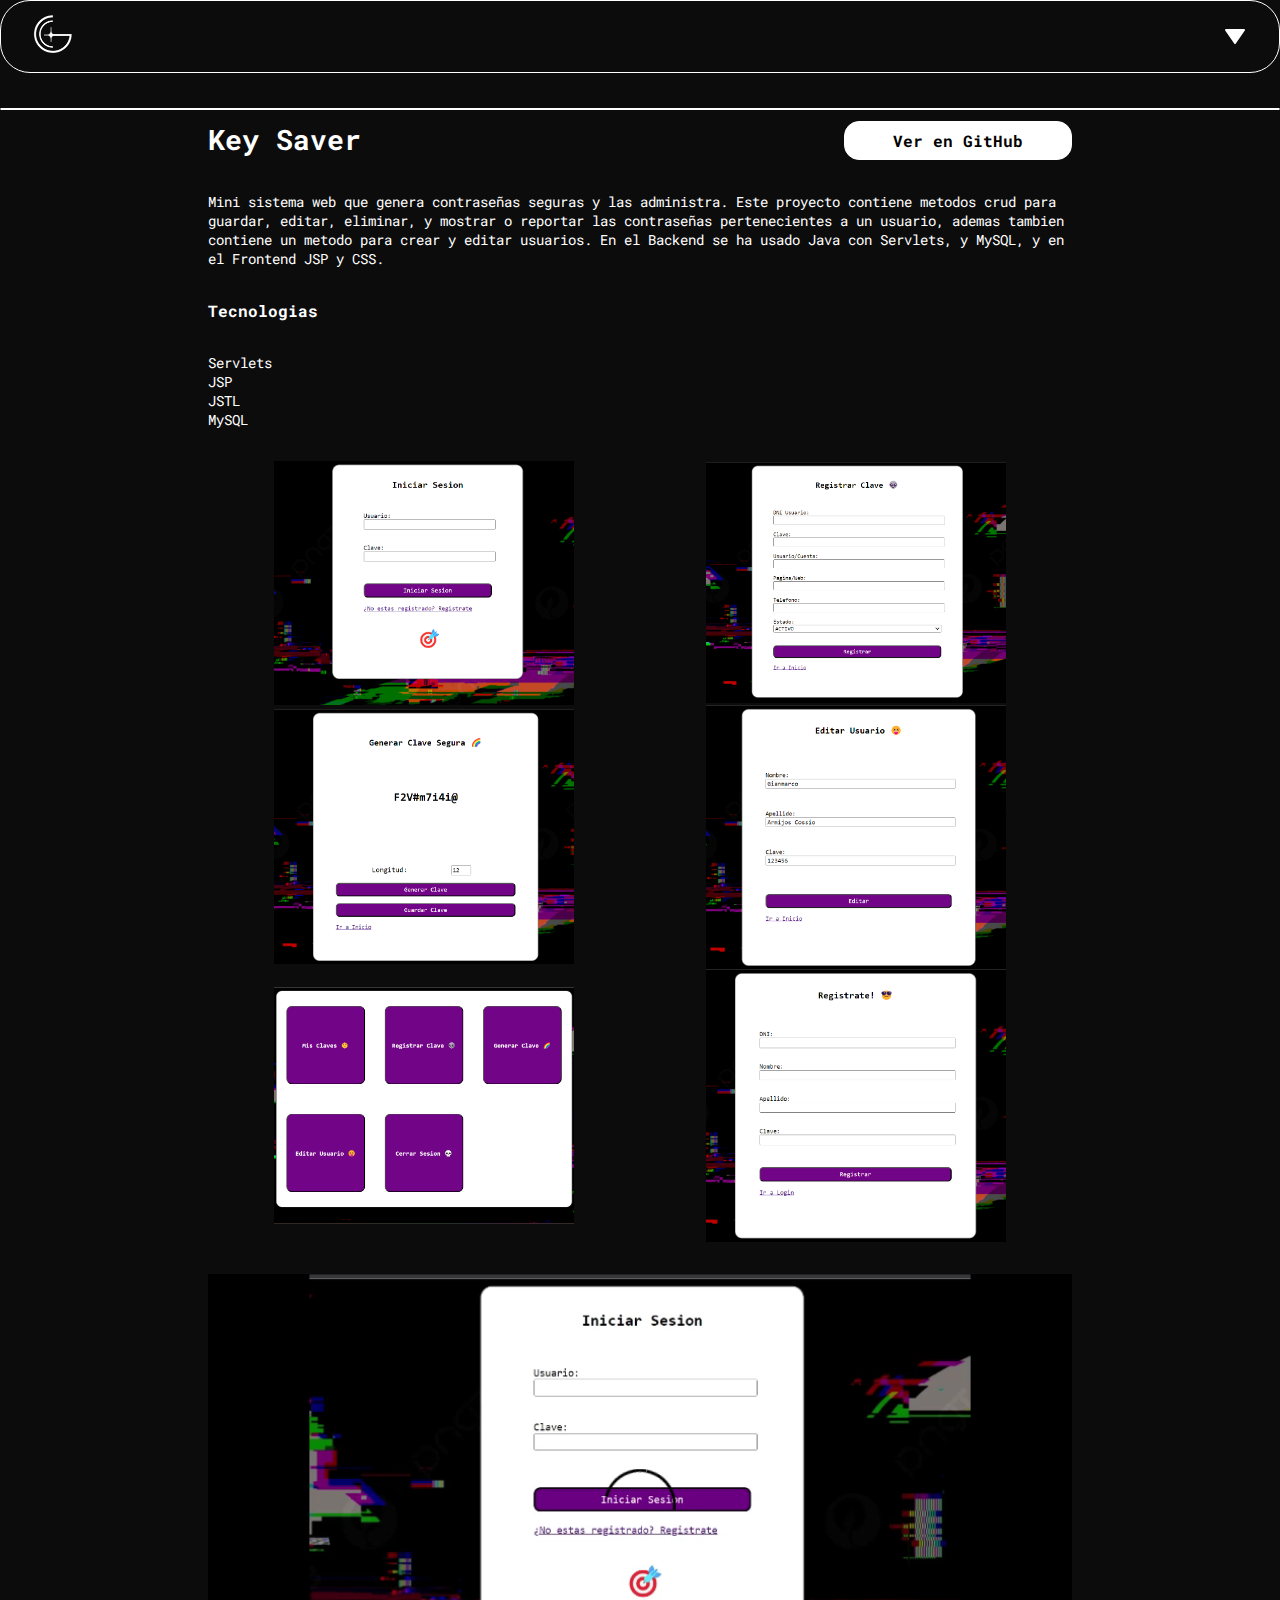
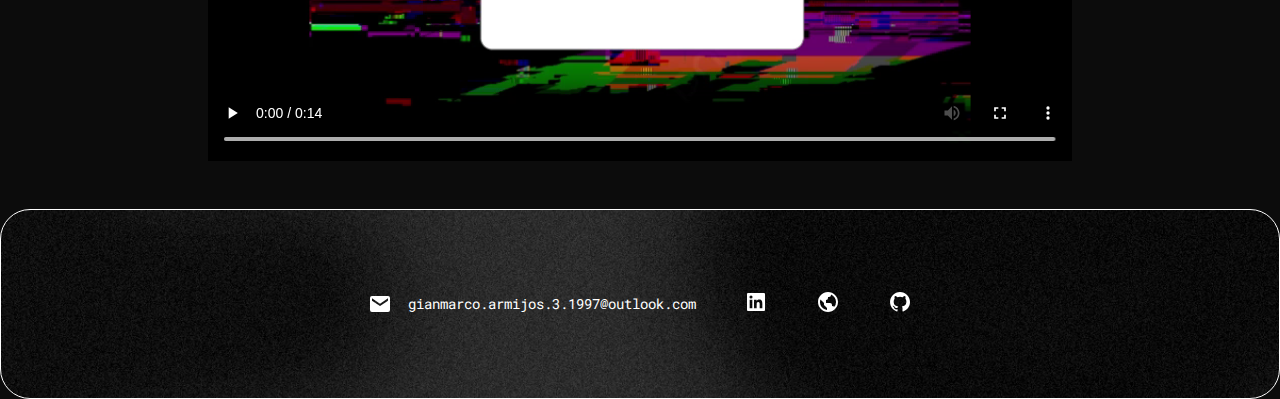
<file: keysaver.html>
<!DOCTYPE html>
<html>

<head>
    <meta meta charset="utf-8">
    <meta name="meta-viewport" content="width=device-width, initial-scale=1.0, max-width=1.0">
    <link rel="stylesheet" href="project.css">
    <link rel="preconnect" href="https://fonts.googleapis.com">
    <link rel="preconnect" href="https://fonts.gstatic.com" crossorigin>
    <link href="https://fonts.googleapis.com/css2?family=Roboto+Mono:wght@300&display=swap" rel="stylesheet">
    <title>Portfolio</title>
</head>

<body>

    <!-- navbar -->
    <header class="navbar-container">
        <a href="#">
            <img src="logo_blanco.png">
        </a>

        <svg class="menu" xmlns="http://www.w3.org/2000/svg" width="24" height="24" style="fill:#fff"><path d="M11.178 19.569a.998.998 0 0 0 1.644 0l9-13A.999.999 0 0 0 21 5H3a1.002 1.002 0 0 0-.822 1.569l9 13z"/></svg>
    </header>

    <!-- content -->

    <main class="content">

        <aside class="aside_menu">
            <a data-en href="index.html">home</a>
            <a data-en href="#about">about</a>
            <a data-en href="#projects">projects</a>
            <a data-en href="#contact">contact</a>
        </aside>

        <div class="content_title">
            <h1>Key Saver</h1>

            <a href="https://github.com/gianmarcoCossioArmijos/tresenraya">
            <h3>Ver en GitHub</h3>
            </a>
        </div>

        <div class="content_text">

            <p>
                Mini sistema web que genera contraseñas seguras y las administra. Este proyecto 
                contiene metodos crud para guardar, editar, eliminar, y mostrar o reportar las 
                contraseñas pertenecientes a un usuario, ademas tambien contiene un metodo para 
                crear y editar usuarios. En el Backend se ha usado Java con Servlets, y MySQL, 
                y en el Frontend JSP y CSS.
            </p>

            <h3 class="technologies_tittle">Tecnologias</h3>

            <ul class="technologies_list">
                <li>Servlets</li>
                <li>JSP</li>
                <li>JSTL</li>
                <li>MySQL</li>
            </ul>

            <div class="gallery">
                <img src="keysaver_1.png">
                <img src="keysaver_2.png">
                <img src="keysaver_3.png">
                <img src="keysaver_4.png">
                <img src="keysaver_5.png">
                <img src="keysaver_6.png">
            </div>

            <video controls autoplay>
                <source src="keysaver.mp4" type="video/mp4">
            </video>

        </div>

    </main>

    <footer class="contact" id="contact">

        <p>
            <svg xmlns="http://www.w3.org/2000/svg" width="24" height="24" style="fill:#fff"><path d="M20 4H4a2 2 0 0 0-2 2v12a2 2 0 0 0 2 2h16a2 2 0 0 0 2-2V6a2 2 0 0 0-2-2zm0 4.7-8 5.334L4 8.7V6.297l8 5.333 8-5.333V8.7z"/></svg>
            gianmarco.armijos.3.1997@outlook.com
        </p>

        <a href="https://www.linkedin.com/in/gianmarco-armijos-cossio-b7866925b/" target="_blank">
            <svg xmlns="http://www.w3.org/2000/svg" width="24" height="24" style="fill:#fff"><path d="M20 3H4a1 1 0 0 0-1 1v16a1 1 0 0 0 1 1h16a1 1 0 0 0 1-1V4a1 1 0 0 0-1-1zM8.339 18.337H5.667v-8.59h2.672v8.59zM7.003 8.574a1.548 1.548 0 1 1 0-3.096 1.548 1.548 0 0 1 0 3.096zm11.335 9.763h-2.669V14.16c0-.996-.018-2.277-1.388-2.277-1.39 0-1.601 1.086-1.601 2.207v4.248h-2.667v-8.59h2.56v1.174h.037c.355-.675 1.227-1.387 2.524-1.387 2.704 0 3.203 1.778 3.203 4.092v4.71z"/></svg>
        </a>

        <a href="https://gianmarcocossioarmijos.github.io/portfolio/" target="_blank">
            <svg xmlns="http://www.w3.org/2000/svg" width="24" height="24" style="fill:#fff"><path d="M12 2C6.486 2 2 6.486 2 12s4.486 10 10 10 10-4.486 10-10S17.514 2 12 2zM4 12c0-.899.156-1.762.431-2.569L6 11l2 2v2l2 2 1 1v1.931C7.061 19.436 4 16.072 4 12zm14.33 4.873C17.677 16.347 16.687 16 16 16v-1a2 2 0 0 0-2-2h-4v-3a2 2 0 0 0 2-2V7h1a2 2 0 0 0 2-2v-.411C17.928 5.778 20 8.65 20 12a7.947 7.947 0 0 1-1.67 4.873z"/></svg>
        </a>

        <a href="https://github.com/gianmarcoCossioArmijos" target="_blank">
            <svg xmlns="http://www.w3.org/2000/svg" width="24" height="24" style="fill:#fff"><path fill-rule="evenodd" clip-rule="evenodd" d="M12.026 2c-5.509 0-9.974 4.465-9.974 9.974 0 4.406 2.857 8.145 6.821 9.465.499.09.679-.217.679-.481 0-.237-.008-.865-.011-1.696-2.775.602-3.361-1.338-3.361-1.338-.452-1.152-1.107-1.459-1.107-1.459-.905-.619.069-.605.069-.605 1.002.07 1.527 1.028 1.527 1.028.89 1.524 2.336 1.084 2.902.829.091-.645.351-1.085.635-1.334-2.214-.251-4.542-1.107-4.542-4.93 0-1.087.389-1.979 1.024-2.675-.101-.253-.446-1.268.099-2.64 0 0 .837-.269 2.742 1.021a9.582 9.582 0 0 1 2.496-.336 9.554 9.554 0 0 1 2.496.336c1.906-1.291 2.742-1.021 2.742-1.021.545 1.372.203 2.387.099 2.64.64.696 1.024 1.587 1.024 2.675 0 3.833-2.33 4.675-4.552 4.922.355.308.675.916.675 1.846 0 1.334-.012 2.41-.012 2.737 0 .267.178.577.687.479C19.146 20.115 22 16.379 22 11.974 22 6.465 17.535 2 12.026 2z"/></svg>
        </a>

    </footer>

    <script>

        const menu = document.querySelector('.menu')
        const sidebar = document.querySelector('.aside_menu')

        menu.addEventListener('click', () =>{
            sidebar.classList.toggle('aside--open')
        })

    </script>

</body>

</html>
</file>
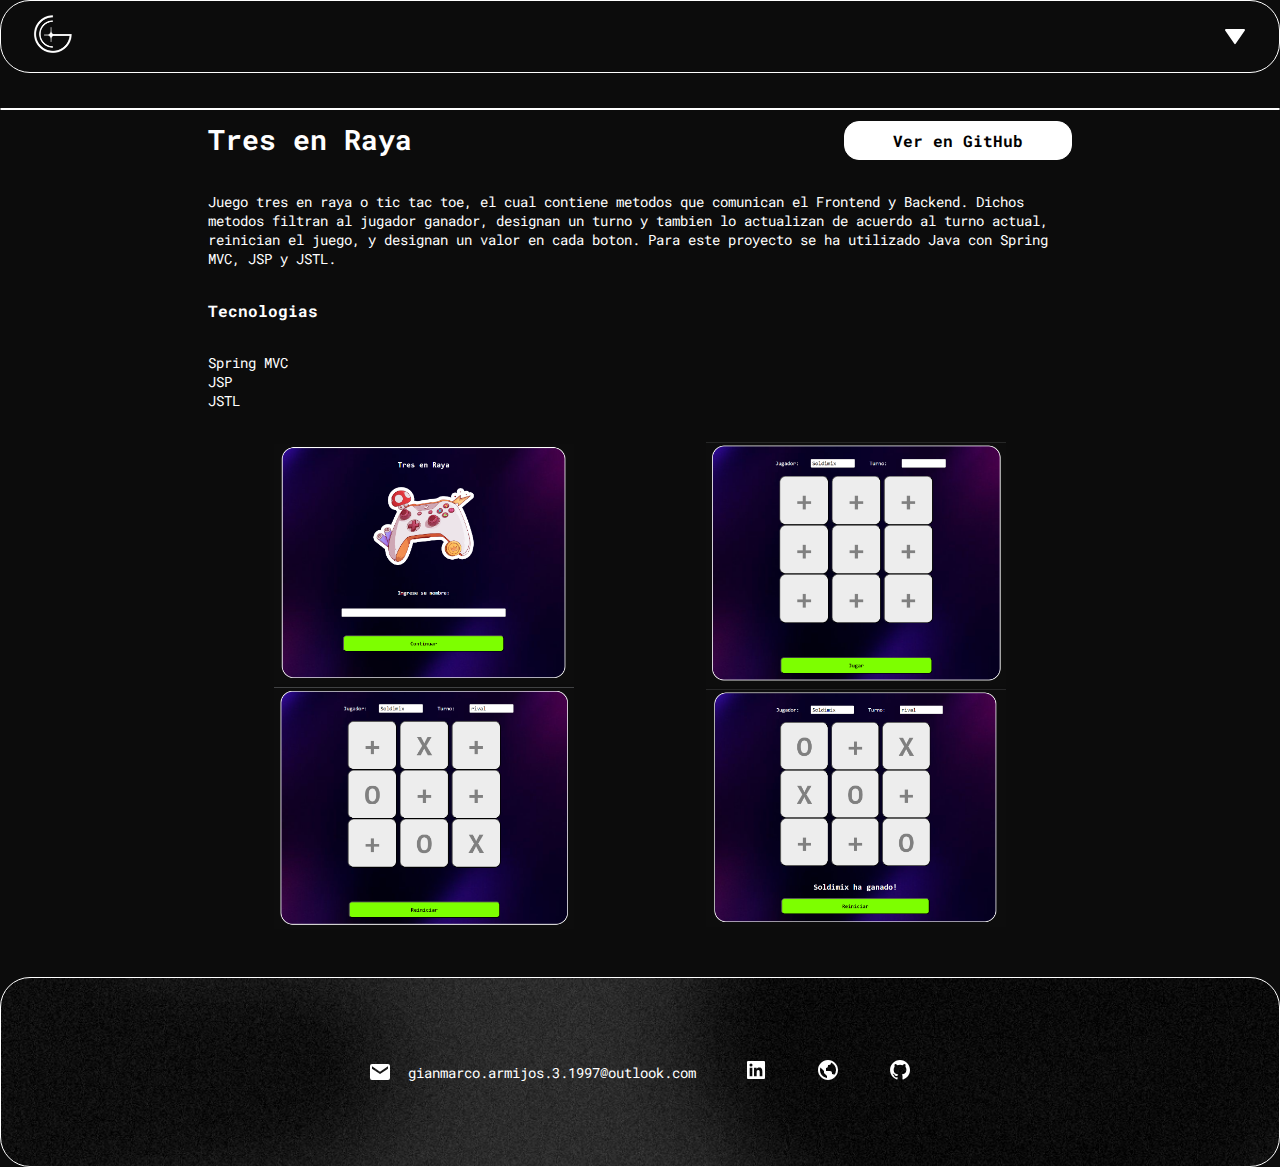
<file: tresenraya.html>
<!DOCTYPE html>
<html>

<head>
    <meta meta charset="utf-8">
    <meta name="meta-viewport" content="width=device-width, initial-scale=1.0, max-width=1.0">
    <link rel="stylesheet" href="project.css">
    <link rel="preconnect" href="https://fonts.googleapis.com">
    <link rel="preconnect" href="https://fonts.gstatic.com" crossorigin>
    <link href="https://fonts.googleapis.com/css2?family=Roboto+Mono:wght@300&display=swap" rel="stylesheet">
    <title>Portfolio</title>
</head>

<body>

    <!-- navbar -->
    <header class="navbar-container">
        <a href="#">
            <img src="logo_blanco.png">
        </a>

        <svg class="menu" xmlns="http://www.w3.org/2000/svg" width="24" height="24" style="fill:#fff"><path d="M11.178 19.569a.998.998 0 0 0 1.644 0l9-13A.999.999 0 0 0 21 5H3a1.002 1.002 0 0 0-.822 1.569l9 13z"/></svg>
    </header>

    <!-- content -->

    <main class="content">

        <aside class="aside_menu">
            <a data-en href="index.html">home</a>
            <a data-en href="#about">about</a>
            <a data-en href="#projects">projects</a>
            <a data-en href="#contact">contact</a>
        </aside>

        <div class="content_title">
            <h1>Tres en Raya</h1>

            <a href="https://github.com/gianmarcoCossioArmijos/tresenraya">
            <h3>Ver en GitHub</h3>
            </a>
        </div>

        <div class="content_text">

            <p>
                Juego tres en raya o tic tac toe, el cual contiene metodos que comunican el Frontend y Backend.
                Dichos metodos filtran al jugador ganador, designan un turno y tambien lo actualizan de acuerdo
                al turno actual, reinician el juego, y designan un valor en cada boton. Para este proyecto se ha
                utilizado Java con Spring MVC, JSP y JSTL.
            </p>

            <h3 class="technologies_tittle">Tecnologias</h3>

            <ul class="technologies_list">
                <li>Spring MVC</li>
                <li>JSP</li>
                <li>JSTL</li>
            </ul>

            <div class="gallery">
                <img src="tresenraya_1.png">
                <img src="tresenraya_2.png">
                <img src="tresenraya_3.png">
                <img src="tresenraya_4.png">
            </div>

        </div>

    </main>

    <footer class="contact" id="contact">

        <p>
            <svg xmlns="http://www.w3.org/2000/svg" width="24" height="24" style="fill:#fff"><path d="M20 4H4a2 2 0 0 0-2 2v12a2 2 0 0 0 2 2h16a2 2 0 0 0 2-2V6a2 2 0 0 0-2-2zm0 4.7-8 5.334L4 8.7V6.297l8 5.333 8-5.333V8.7z"/></svg>
            gianmarco.armijos.3.1997@outlook.com
        </p>

        <a href="https://www.linkedin.com/in/gianmarco-armijos-cossio-b7866925b/" target="_blank">
            <svg xmlns="http://www.w3.org/2000/svg" width="24" height="24" style="fill:#fff"><path d="M20 3H4a1 1 0 0 0-1 1v16a1 1 0 0 0 1 1h16a1 1 0 0 0 1-1V4a1 1 0 0 0-1-1zM8.339 18.337H5.667v-8.59h2.672v8.59zM7.003 8.574a1.548 1.548 0 1 1 0-3.096 1.548 1.548 0 0 1 0 3.096zm11.335 9.763h-2.669V14.16c0-.996-.018-2.277-1.388-2.277-1.39 0-1.601 1.086-1.601 2.207v4.248h-2.667v-8.59h2.56v1.174h.037c.355-.675 1.227-1.387 2.524-1.387 2.704 0 3.203 1.778 3.203 4.092v4.71z"/></svg>
        </a>

        <a href="https://gianmarcocossioarmijos.github.io/portfolio/" target="_blank">
            <svg xmlns="http://www.w3.org/2000/svg" width="24" height="24" style="fill:#fff"><path d="M12 2C6.486 2 2 6.486 2 12s4.486 10 10 10 10-4.486 10-10S17.514 2 12 2zM4 12c0-.899.156-1.762.431-2.569L6 11l2 2v2l2 2 1 1v1.931C7.061 19.436 4 16.072 4 12zm14.33 4.873C17.677 16.347 16.687 16 16 16v-1a2 2 0 0 0-2-2h-4v-3a2 2 0 0 0 2-2V7h1a2 2 0 0 0 2-2v-.411C17.928 5.778 20 8.65 20 12a7.947 7.947 0 0 1-1.67 4.873z"/></svg>
        </a>

        <a href="https://github.com/gianmarcoCossioArmijos" target="_blank">
            <svg xmlns="http://www.w3.org/2000/svg" width="24" height="24" style="fill:#fff"><path fill-rule="evenodd" clip-rule="evenodd" d="M12.026 2c-5.509 0-9.974 4.465-9.974 9.974 0 4.406 2.857 8.145 6.821 9.465.499.09.679-.217.679-.481 0-.237-.008-.865-.011-1.696-2.775.602-3.361-1.338-3.361-1.338-.452-1.152-1.107-1.459-1.107-1.459-.905-.619.069-.605.069-.605 1.002.07 1.527 1.028 1.527 1.028.89 1.524 2.336 1.084 2.902.829.091-.645.351-1.085.635-1.334-2.214-.251-4.542-1.107-4.542-4.93 0-1.087.389-1.979 1.024-2.675-.101-.253-.446-1.268.099-2.64 0 0 .837-.269 2.742 1.021a9.582 9.582 0 0 1 2.496-.336 9.554 9.554 0 0 1 2.496.336c1.906-1.291 2.742-1.021 2.742-1.021.545 1.372.203 2.387.099 2.64.64.696 1.024 1.587 1.024 2.675 0 3.833-2.33 4.675-4.552 4.922.355.308.675.916.675 1.846 0 1.334-.012 2.41-.012 2.737 0 .267.178.577.687.479C19.146 20.115 22 16.379 22 11.974 22 6.465 17.535 2 12.026 2z"/></svg>
        </a>

    </footer>

    <script>

        const menu = document.querySelector('.menu')
        const sidebar = document.querySelector('.aside_menu')

        menu.addEventListener('click', () =>{
            sidebar.classList.toggle('aside--open')
        })

    </script>

</body>

</html>
</file>
<file: project.css>
* {
    margin: 0;
    padding: 0;
    box-sizing: border-box;
}

body {
    background-color: #0c0c0c;
    color: white;
    font-family: 'Roboto Mono', monospace;
    font-size: 14px;
}

main {
    padding: 3rem 5rem 3rem 5rem;
}

a {
    color: inherit;
    text-decoration: none;
}

li, la {
    list-style: none;
}

/* index styles */

.navbar-container {
	display: flex;
    flex-direction: row;
	align-items: center;
    justify-content: space-between;

    padding: 0.8rem 2rem 0.8rem 2rem;

	font-size: 17px;
	border: 1.5px solid rgb(255, 255, 255);
    border-radius: 30px;
}

.navbar-container img {
    height: 40px;
    width: 40px;
}

.content {
    display: flex;
    flex-direction: column;
    gap: 2rem;
    max-width: 80%;
    margin: auto;
}

main:has(.aside--open) {
    --width: 0;
}

.aside_menu {
    position: absolute;
    top: 12%;
    left: 0;
    right: 0;
    bottom: var(--width, 100%);

    display: flex;
    justify-content: center;
    flex-direction: column;
    gap: 1.5rem;

	border: 1.5px solid rgb(255, 255, 255);
    background-color: black;
    border-radius: 30px;

    font-size: 17px;
    text-align: center;

    overflow: hidden;
    transition: 400ms;
}

.aside_menu a:hover {
    font-weight: bold;
    transition: 400ms;
}

.content_title {
    display: flex;
    flex-direction: row;
    justify-content: space-between;
}

.content_title h3 {
    background-color: white;
    border: 1.5px solid white;
    border-radius: 15px;
    color: black;

    padding: 0.5rem 3rem 0.5rem 3rem;
}

.content_title h3:hover {
    background-color:  #0c0c0c;
    border: 1.5px solid white;
    border-radius: 15px;
    color: white;
    transition: 400ms;

    padding: 0.5rem 3rem 0.5rem 3rem;
}

.content_text {
    display: flex;
    flex-direction: column;
    gap: 2rem;
}

.gallery {
    display: grid;
    grid-template-columns: 1fr 1fr;
}

.gallery img {
    max-width: 300px;
    margin: auto;

}

.contact {
    display: flex;
    flex-direction: row;
    gap: 3rem;
    
    padding: 5rem 0 5rem 0;
    justify-content: center;
    background: black center url("/fondo_bw.jpg") no-repeat;
    background-size: cover;

    border-radius: 30px;
    border: 1.5px solid rgb(255, 255, 255);
}

.contact p {
    display: flex;
    flex-direction: row;
    align-items: center;
    gap: 1rem;
}
</file>
